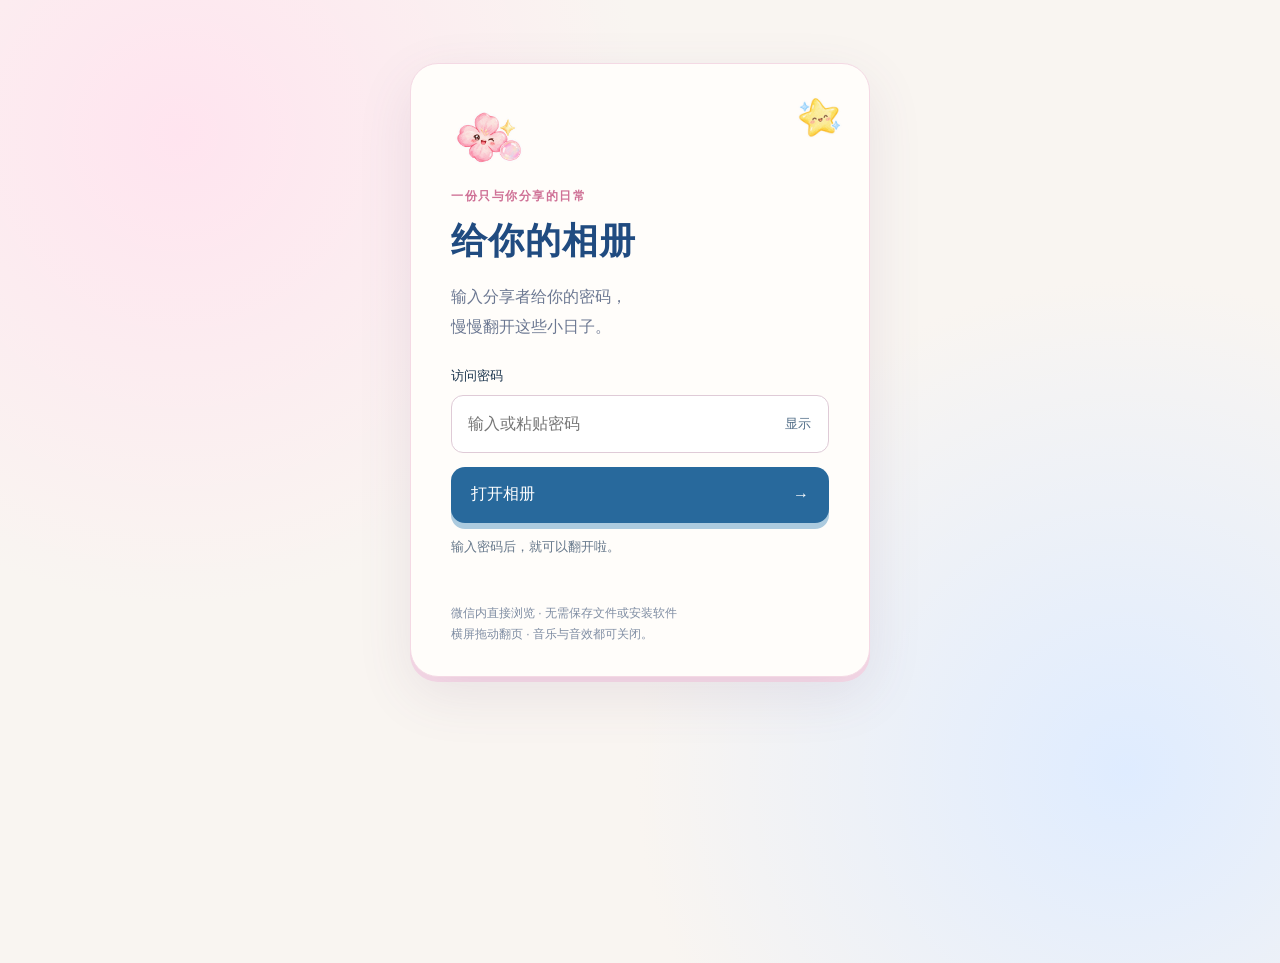
<file: index.html>
<!doctype html>
<html lang="zh-CN">
<head>
<meta charset="utf-8">
<meta name="viewport" content="width=device-width,initial-scale=1,viewport-fit=cover">
<meta name="referrer" content="no-referrer">
<meta name="robots" content="noindex,nofollow,noarchive">
<meta name="theme-color" content="#eff3f7">
<title>给你的相册</title>
<link rel="icon" href="data:,">
<link rel="stylesheet" href="app.css?v=20261018g">
<link rel="stylesheet" href="reader.css?v=20261018g">
</head>
<body>
<main id="gate">
<div class="mark" aria-hidden="true"><img src="stickers/flower.png?v=20261018g" alt=""></div><img class="gate-star" src="stickers/star.png?v=20261018g" alt="" aria-hidden="true">
<p class="eyebrow">一份只与你分享的日常</p>
<h1>给你的相册</h1>
<p class="intro">输入分享者给你的密码，<br>慢慢翻开这些小日子。</p>
<form id="unlock-form">
<label for="password">访问密码</label>
<div class="password-row"><input id="password" name="password" type="password" inputmode="numeric" autocomplete="off" spellcheck="false" enterkeyhint="go" placeholder="输入或粘贴密码" required aria-describedby="status"><button id="reveal" type="button" aria-label="显示密码" aria-pressed="false">显示</button></div>
<button id="unlock" type="submit">打开相册 <span aria-hidden="true">→</span></button>
<p id="status" role="status" aria-live="polite">输入密码后，就可以翻开啦。</p>
<progress id="progress" max="100" value="0" hidden aria-label="相册载入进度"></progress>
</form>
<p class="footnote">微信内直接浏览 · 无需保存文件或安装软件<br>横屏拖动翻页 · 音乐与音效都可关闭。</p>
<p id="in-app-note" hidden>若抖音内打不开，请点右上角菜单，选择“在浏览器打开”。</p>
<noscript><p class="error">请在支持 JavaScript 的手机浏览器中打开此相册。</p></noscript>
</main>
<section id="reader" hidden aria-label="已解锁的相册">
<div id="reader-inner">
<div id="toolbar"><span id="reader-status">横屏双页 · 拖动书页翻阅</span><div>
<button id="view-mode" type="button" aria-pressed="false">简洁版</button>
<button id="music" type="button" aria-pressed="false">音乐：关闭</button>
<button id="effects" type="button" aria-pressed="true">音效：开启</button>
<button id="lock" type="button">关闭相册</button>
</div></div>
<div id="reader-loading" role="status" hidden>正在打开书页…</div>
<main id="reading-room">
<section id="book-stage" aria-label="可翻阅的照片书">
<div id="sticker-playground" role="group" aria-label="点点小图案，会变成小爱心"></div>
<div id="book-rig"></div>

</section>
<nav class="book-controls" aria-label="翻页控制">
<button id="previous" type="button" aria-label="上一页">←</button>
<div class="page-status"><span id="page-status" aria-live="polite">封面</span><small>拖动页角翻书 · 点点两旁的小可爱</small></div>
<button id="next" type="button" aria-label="下一页">→</button>
</nav>
</main>
</div></section>
<script src="vendor/page-flip.browser.js?v=20261018g"></script>
<script src="music.js?v=20261018g"></script>
<script src="stickers.js?v=20261018g"></script>
<script src="reader.js?v=20261018g"></script>
<script src="transport.js?v=20261018g"></script>
<script src="app.js?v=20261018g"></script>
</body></html>
</file>
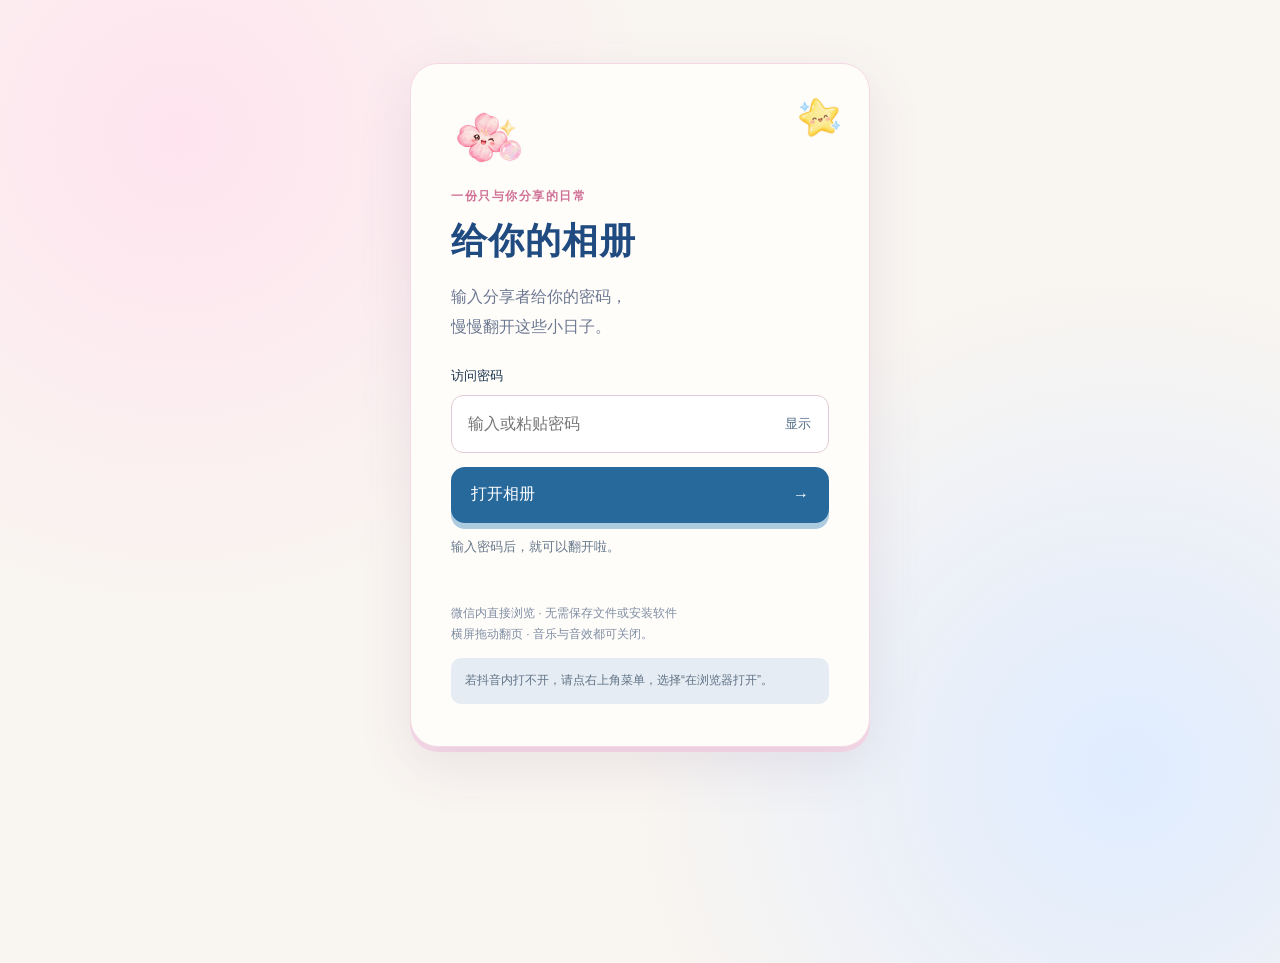
<file: douyin/index.html>
<!doctype html>
<html lang="zh-CN">
<head>
<base href="../">
<meta charset="utf-8">
<meta name="viewport" content="width=device-width,initial-scale=1,viewport-fit=cover">
<meta name="referrer" content="no-referrer">
<meta name="robots" content="noindex,nofollow,noarchive">
<meta name="theme-color" content="#eff3f7">
<title>给你的相册</title>
<link rel="icon" href="data:,">
<link rel="stylesheet" href="app.css?v=20261018g">
<link rel="stylesheet" href="reader.css?v=20261018g">
</head>
<body>
<main id="gate">
<div class="mark" aria-hidden="true"><img src="stickers/flower.png?v=20261018g" alt=""></div><img class="gate-star" src="stickers/star.png?v=20261018g" alt="" aria-hidden="true">
<p class="eyebrow">一份只与你分享的日常</p>
<h1>给你的相册</h1>
<p class="intro">输入分享者给你的密码，<br>慢慢翻开这些小日子。</p>
<form id="unlock-form">
<label for="password">访问密码</label>
<div class="password-row"><input id="password" name="password" type="password" inputmode="numeric" autocomplete="off" spellcheck="false" enterkeyhint="go" placeholder="输入或粘贴密码" required aria-describedby="status"><button id="reveal" type="button" aria-label="显示密码" aria-pressed="false">显示</button></div>
<button id="unlock" type="submit">打开相册 <span aria-hidden="true">→</span></button>
<p id="status" role="status" aria-live="polite">输入密码后，就可以翻开啦。</p>
<progress id="progress" max="100" value="0" hidden aria-label="相册载入进度"></progress>
</form>
<p class="footnote">微信内直接浏览 · 无需保存文件或安装软件<br>横屏拖动翻页 · 音乐与音效都可关闭。</p>
<p id="in-app-note">若抖音内打不开，请点右上角菜单，选择“在浏览器打开”。</p>
<noscript><p class="error">请在支持 JavaScript 的手机浏览器中打开此相册。</p></noscript>
</main>
<section id="reader" hidden aria-label="已解锁的相册">
<div id="reader-inner">
<div id="toolbar"><span id="reader-status">横屏双页 · 拖动书页翻阅</span><div>
<button id="view-mode" type="button" aria-pressed="false">简洁版</button>
<button id="music" type="button" aria-pressed="false">音乐：关闭</button>
<button id="effects" type="button" aria-pressed="true">音效：开启</button>
<button id="lock" type="button">关闭相册</button>
</div></div>
<div id="reader-loading" role="status" hidden>正在打开书页…</div>
<main id="reading-room">
<section id="book-stage" aria-label="可翻阅的照片书">
<div id="sticker-playground" role="group" aria-label="点点小图案，会变成小爱心"></div>
<div id="book-rig"></div>

</section>
<nav class="book-controls" aria-label="翻页控制">
<button id="previous" type="button" aria-label="上一页">←</button>
<div class="page-status"><span id="page-status" aria-live="polite">封面</span><small>拖动页角翻书 · 点点两旁的小可爱</small></div>
<button id="next" type="button" aria-label="下一页">→</button>
</nav>
</main>
</div></section>
<script src="vendor/page-flip.browser.js?v=20261018g"></script>
<script src="music.js?v=20261018g"></script>
<script src="stickers.js?v=20261018g"></script>
<script src="reader.js?v=20261018g"></script>
<script src="transport.js?v=20261018g"></script>
<script src="app.js?v=20261018g"></script>
</body></html>
</file>
<file: app.css>
*{box-sizing:border-box}
html,body{margin:0;min-height:100%;color:#19334c;font-family:-apple-system,BlinkMacSystemFont,"PingFang SC","Microsoft YaHei",sans-serif}
body{background:radial-gradient(circle at 14% 14%,#ffe4ef 0,transparent 34%),radial-gradient(circle at 88% 80%,#dfecff 0,transparent 36%),#f9f5f1;min-height:100vh}
body.reading{overflow:hidden;background:#eff3f7}
button,input{font:inherit}button{cursor:pointer;touch-action:manipulation}
button:focus-visible,input:focus-visible{outline:3px solid #5898c8;outline-offset:3px}
[hidden]{display:none!important}
#gate{position:relative;width:min(calc(100% - 24px),460px);margin:clamp(20px,7vh,70px) auto 28px;padding:36px clamp(24px,6vw,40px) 30px;background:#fffdfa;border:1px solid #f4d9e4;border-radius:28px;box-shadow:0 18px 55px #624b771c,0 5px 0 #f9dce9}
.mark{margin:0 0 8px;width:76px;height:76px}.mark img{display:block;width:100%;height:100%;object-fit:contain;animation:gate-bob 5s ease-in-out infinite}
.gate-star{position:absolute;right:24px;top:27px;width:52px;height:52px;object-fit:contain;animation:gate-wiggle 4.5s ease-in-out infinite}
.eyebrow{font-size:12px;letter-spacing:.13em;color:#cf7196;font-weight:700}
h1{font-size:36px;color:#204b80;margin:8px 0 14px;font-weight:700;letter-spacing:.03em}
.intro{font-size:16px;line-height:1.9;color:#6c7892;margin-bottom:24px}
label{display:block;font-size:13px;margin-bottom:10px}
.password-row{display:flex;border:1px solid #dfcbd7;border-radius:12px;background:#fff;overflow:hidden}
.password-row input{min-width:0;flex:1;border:0;background:transparent;padding:16px;font-size:16px;height:56px;color:#19334c}
.password-row button{border:0;background:transparent;padding:0 16px;color:#536f89;font-size:13px;min-width:60px}
#unlock{width:100%;display:flex;justify-content:space-between;align-items:center;margin-top:14px;padding:16px 20px;border:0;border-radius:14px;background:#28699c;color:#fff;min-height:56px;box-shadow:0 6px 0 #accbdf;transition:transform .2s,box-shadow .2s}
#unlock:active{transform:translateY(4px);box-shadow:0 2px 0 #accbdf}
#unlock:disabled{opacity:.65;cursor:wait}
#status{min-height:38px;font-size:13px;line-height:1.6;color:#65778a;margin:14px 0 0}#status.error,.error{color:#a02d39}
progress{width:100%;height:6px;accent-color:#28699c;margin:10px 0}
.footnote{font-size:12px;color:#7f8da3;margin:28px 0 0;line-height:1.8}
#in-app-note{font-size:12px;color:#607286;line-height:1.8;padding:12px 14px;background:#e5ecf3;border-radius:10px}
@keyframes gate-bob{0%,100%{transform:translateY(0) rotate(-5deg)}50%{transform:translateY(-6px) rotate(4deg)}}
@keyframes gate-wiggle{0%,100%{transform:rotate(12deg)}50%{transform:rotate(-7deg)}}
@media(max-height:650px){#gate{margin:14px auto 20px;padding:18px 28px 22px}.mark{width:48px;height:48px}.gate-star{width:38px;height:38px}h1{font-size:27px;margin:2px 0 6px}.intro{font-size:13px;line-height:1.5;margin-bottom:12px}.footnote{margin-top:12px}.password-row input{height:44px;padding:10px 14px}#unlock{min-height:44px;padding:11px 16px}#status{min-height:20px;margin-top:9px}}
@media(prefers-reduced-motion:reduce){.mark img,.gate-star{animation:none}}
</file>
<file: reader.css>
#reader{position:fixed;inset:0;background:#eff3f7;overflow:hidden}
#reader-inner{position:absolute;left:50%;top:50%;width:100vw;height:100vh;transform:translate(-50%,-50%);transform-origin:center}
#reader-inner.rotated{transform:translate(-50%,-50%) rotate(90deg)}
#toolbar{position:absolute;left:0;right:0;top:0;height:42px;display:flex;align-items:center;justify-content:space-between;padding:0 14px;background:#eff3f7;z-index:50;gap:10px}
#toolbar>span{font-size:11px;color:#65778a;white-space:nowrap}
#toolbar>div{display:flex;align-items:center;white-space:nowrap}
#toolbar button{border:0;background:transparent;color:#244b70;padding:8px 10px;font-size:12px;min-height:40px;border-radius:8px}
#toolbar button[aria-pressed="true"]{color:#1a785b}
#toolbar #view-mode{background:#e2eaf3;margin-right:5px}
#reading-room{position:absolute;inset:42px 0 0;display:grid;grid-template-rows:minmax(0,1fr) 48px;padding:8px 12px 2px}
#book-stage{display:grid;place-items:center;position:relative;min-height:0}
#book-rig{position:relative;display:grid;place-items:center;max-width:100%;max-height:100%}
#book-rig{cursor:grab;-webkit-user-select:none;user-select:none;-webkit-touch-callout:none}
#book-rig.is-dragging{cursor:grabbing}
.pagebook{position:relative;isolation:isolate;filter:drop-shadow(0 8px 12px rgb(29 37 61 / 17%))}
.pagebook.flip-view{width:100%;height:100%;transition:transform 620ms ease}
.pagebook.flip-view[data-edge="front"]{transform:translateX(-25%)}
.pagebook.flip-view[data-edge="back"]{transform:translateX(25%)}
.book-page{position:relative;overflow:hidden;background:#faf5ed;user-select:none;touch-action:none}
.book-artwork{display:block;width:100%;height:100%;object-fit:contain;pointer-events:none}
.book-page.--left::after,.book-page.--right::after{position:absolute;top:0;bottom:0;z-index:3;width:5%;content:"";pointer-events:none}
.book-page.--left::after{right:0;background:linear-gradient(to left,#1c1e181c,transparent)}
.book-page.--right::after{left:0;background:linear-gradient(to right,#1c1e181c,transparent)}
.pagebook.simple-view{width:100%;height:100%;display:flex;justify-content:center;align-items:stretch}
.simple-view .book-page{width:50%;height:100%;flex:0 0 50%}
.book-controls{display:grid;grid-template-columns:40px 1fr 40px;gap:18px;align-items:center;width:260px;max-width:100%;margin:0 auto}
.book-controls button{width:36px;height:36px;padding:0;border:1px solid #cad3df;border-radius:50%;color:#1e426a;background:#f8fafc;font-size:17px}
.book-controls button:disabled{opacity:.3;cursor:default}
.page-status{display:grid;text-align:center;gap:2px;color:#365574;font-size:12px}
.page-status small{font-size:10px;color:#748399}
#reader-loading{position:absolute;inset:42px 0 0;background:#eff3f7;display:grid;place-items:center;z-index:100;color:#57738d;font-size:14px}
.floating-sticker{position:absolute;width:clamp(36px,7vw,90px);height:auto;z-index:30;pointer-events:none;filter:drop-shadow(0 5px 5px #262f511f)}
.floating-sticker.flower{left:3%;top:14%;animation:outer-flower 4.8s ease-in-out infinite}
.floating-sticker.star{right:3%;bottom:12%;animation:outer-star 5.4s ease-in-out infinite}
@keyframes outer-flower{0%,100%{transform:translateY(0) rotate(-8deg)}50%{transform:translateY(-10px) rotate(5deg)}}
@keyframes outer-star{0%,100%{transform:translateY(0) rotate(8deg)}50%{transform:translateY(8px) rotate(-8deg)}}
.page-decoration{position:absolute;z-index:2;pointer-events:none;display:block;animation:page-float 4s ease-in-out infinite;animation-play-state:paused;transform:translate(-50%,-50%);transform-origin:center}
.page-decoration img{display:block;width:100%;height:100%;object-fit:contain}
.is-visible-page .page-decoration{animation-play-state:running}
.page-decoration--bubble{border-radius:50%;border:1px solid #fff9;background:radial-gradient(circle at 28% 22%,#fff 0 7%,#fff2 12%,transparent 40%),radial-gradient(circle at 80% 85%,#ffb3de88,transparent 65%);box-shadow:inset -1px -1px 4px #ffa4db70,0 0 3px #fff7}
.page-decoration--sparkle{background:#ffe18a;clip-path:polygon(50% 0,62% 36%,100% 50%,64% 62%,50% 100%,37% 64%,0 50%,36% 37%);animation-name:page-twinkle;filter:drop-shadow(0 0 2px #fff)}
.page-decoration--heart svg{display:block;width:100%;height:100%;filter:drop-shadow(0 2px 1px #c25b8a30)}
.page-decoration--heart{animation-name:page-heartbeat;animation-duration:2.2s}
.page-decoration--bubble{animation-name:page-bubble;animation-duration:3.6s}
.page-decoration--tear{background:#9fdcff;border:1px solid #648ecf;border-radius:60% 10% 60% 60%;animation-name:page-tear}
@keyframes page-float{0%,100%{transform:translate(-50%,-35%) rotate(-12deg) scale(.94)}50%{transform:translate(-50%,-80%) rotate(12deg) scale(1.1)}}
@keyframes page-heartbeat{0%,100%{transform:translate(-50%,-50%) rotate(-12deg) scale(.85)}25%,55%{transform:translate(-50%,-65%) rotate(8deg) scale(1.2)}40%{transform:translate(-50%,-50%) scale(1)}}
@keyframes page-bubble{0%,100%{transform:translate(-65%,-30%) scale(.9)}50%{transform:translate(-35%,-90%) scale(1.12)}}
@keyframes page-twinkle{0%,100%{opacity:.35;transform:translate(-50%,-50%) scale(.65) rotate(-10deg)}50%{opacity:1;transform:translate(-50%,-50%) scale(1.3) rotate(25deg)}}
@keyframes page-tear{0%{opacity:0;transform:translate(-50%,-90%) rotate(-40deg)}30%{opacity:1}80%{opacity:.7}100%{opacity:0;transform:translate(-50%,15%) rotate(-40deg)}}
@media(max-height:500px){.floating-sticker{width:48px}.page-status small{display:none}}
@media(max-width:700px){#toolbar{padding:0 8px;gap:5px}#toolbar button{padding:8px 7px;font-size:11px}#toolbar>span{font-size:10px}}
@media(prefers-reduced-motion:reduce){.page-decoration,.floating-sticker{animation:none!important;opacity:1}.pagebook.flip-view{transition:none}}
#sticker-playground{position:absolute;inset:0;z-index:35;pointer-events:none}
.pop-sticker{position:absolute;width:clamp(50px,7vw,68px);height:clamp(50px,7vw,68px);padding:0;border:0;background:transparent;pointer-events:auto;cursor:pointer;touch-action:manipulation;-webkit-tap-highlight-color:transparent;transform:translateX(-50%)}
.pop-sticker[data-side="left"]{left:var(--sticker-rail,8%)}
.pop-sticker[data-side="right"]{left:calc(100% - var(--sticker-rail,8%))}
.pop-sticker:focus-visible{outline:3px dashed #e48cb7;outline-offset:5px;border-radius:50%}
.sticker-art{display:block;width:100%;height:100%;filter:drop-shadow(0 5px 4px #64718f26);animation:sticker-bob 3.6s ease-in-out infinite;animation-delay:var(--delay)}
.sticker-art img,.sticker-art svg{display:block;width:100%;height:100%;object-fit:contain;pointer-events:none}
.pop-sticker[data-kind="butterfly"] .sticker-art{animation-name:sticker-flutter;animation-duration:2.1s}
.pop-sticker.is-popping .sticker-art{animation:sticker-squash 240ms ease-in both}
@keyframes sticker-bob{0%,100%{transform:translateY(4px) rotate(-9deg)}50%{transform:translateY(-9px) rotate(9deg)}}
@keyframes sticker-flutter{0%,100%{transform:translateY(5px) scaleX(.85) rotate(-12deg)}50%{transform:translateY(-8px) scaleX(1.1) rotate(8deg)}}
@keyframes sticker-squash{0%{transform:scale(1)}45%{transform:scale(1.2,.75)}80%{transform:scale(.85,1.2)}100%{transform:scale(.3);opacity:.2}}
.heart-burst{position:absolute;width:0;height:0;pointer-events:none}
.burst-heart{position:absolute;left:0;top:0;width:var(--size);height:var(--size);animation:heart-scatter 1.45s ease-out both;filter:drop-shadow(0 2px 1px #c65e8e25)}
.burst-heart svg{display:block;width:100%;height:100%}
@keyframes heart-scatter{0%{transform:translate(-50%,-50%) scale(.2);opacity:0}12%{opacity:1}42%{transform:translate(calc(-50% + var(--dx)),calc(-50% + var(--dy))) rotate(var(--spin)) scale(1.1);opacity:1}68%{opacity:.85}100%{transform:translate(calc(-50% + var(--dx)),calc(-95% + var(--dy) - 26px)) rotate(var(--spin)) scale(.35);opacity:0}}
.burst-spark{position:absolute;width:14px;height:14px;background:#ffd66d;clip-path:polygon(50% 0,62% 37%,100% 50%,62% 63%,50% 100%,37% 63%,0 50%,37% 37%);opacity:0}
.is-dissolving .burst-spark{animation:burst-twinkle 800ms ease-out both}
@keyframes burst-twinkle{0%{transform:translate(var(--dx),var(--dy)) scale(.25);opacity:0}25%{opacity:1;transform:translate(var(--dx),var(--dy)) scale(1.2) rotate(20deg)}100%{transform:translate(var(--dx),calc(var(--dy) - 24px)) scale(.1) rotate(70deg);opacity:0}}
@media(prefers-reduced-motion:reduce){.sticker-art{animation:none!important}.pop-sticker.is-popping .sticker-art{opacity:.4}.burst-heart{animation:quiet-fade 1.4s ease both;transform:translate(calc(-50% + var(--dx)),calc(-50% + var(--dy)))}.is-dissolving .burst-spark{animation:quiet-fade 700ms ease both;transform:translate(var(--dx),var(--dy))}@keyframes quiet-fade{0%,100%{opacity:0}20%,60%{opacity:1}}}
</file>
